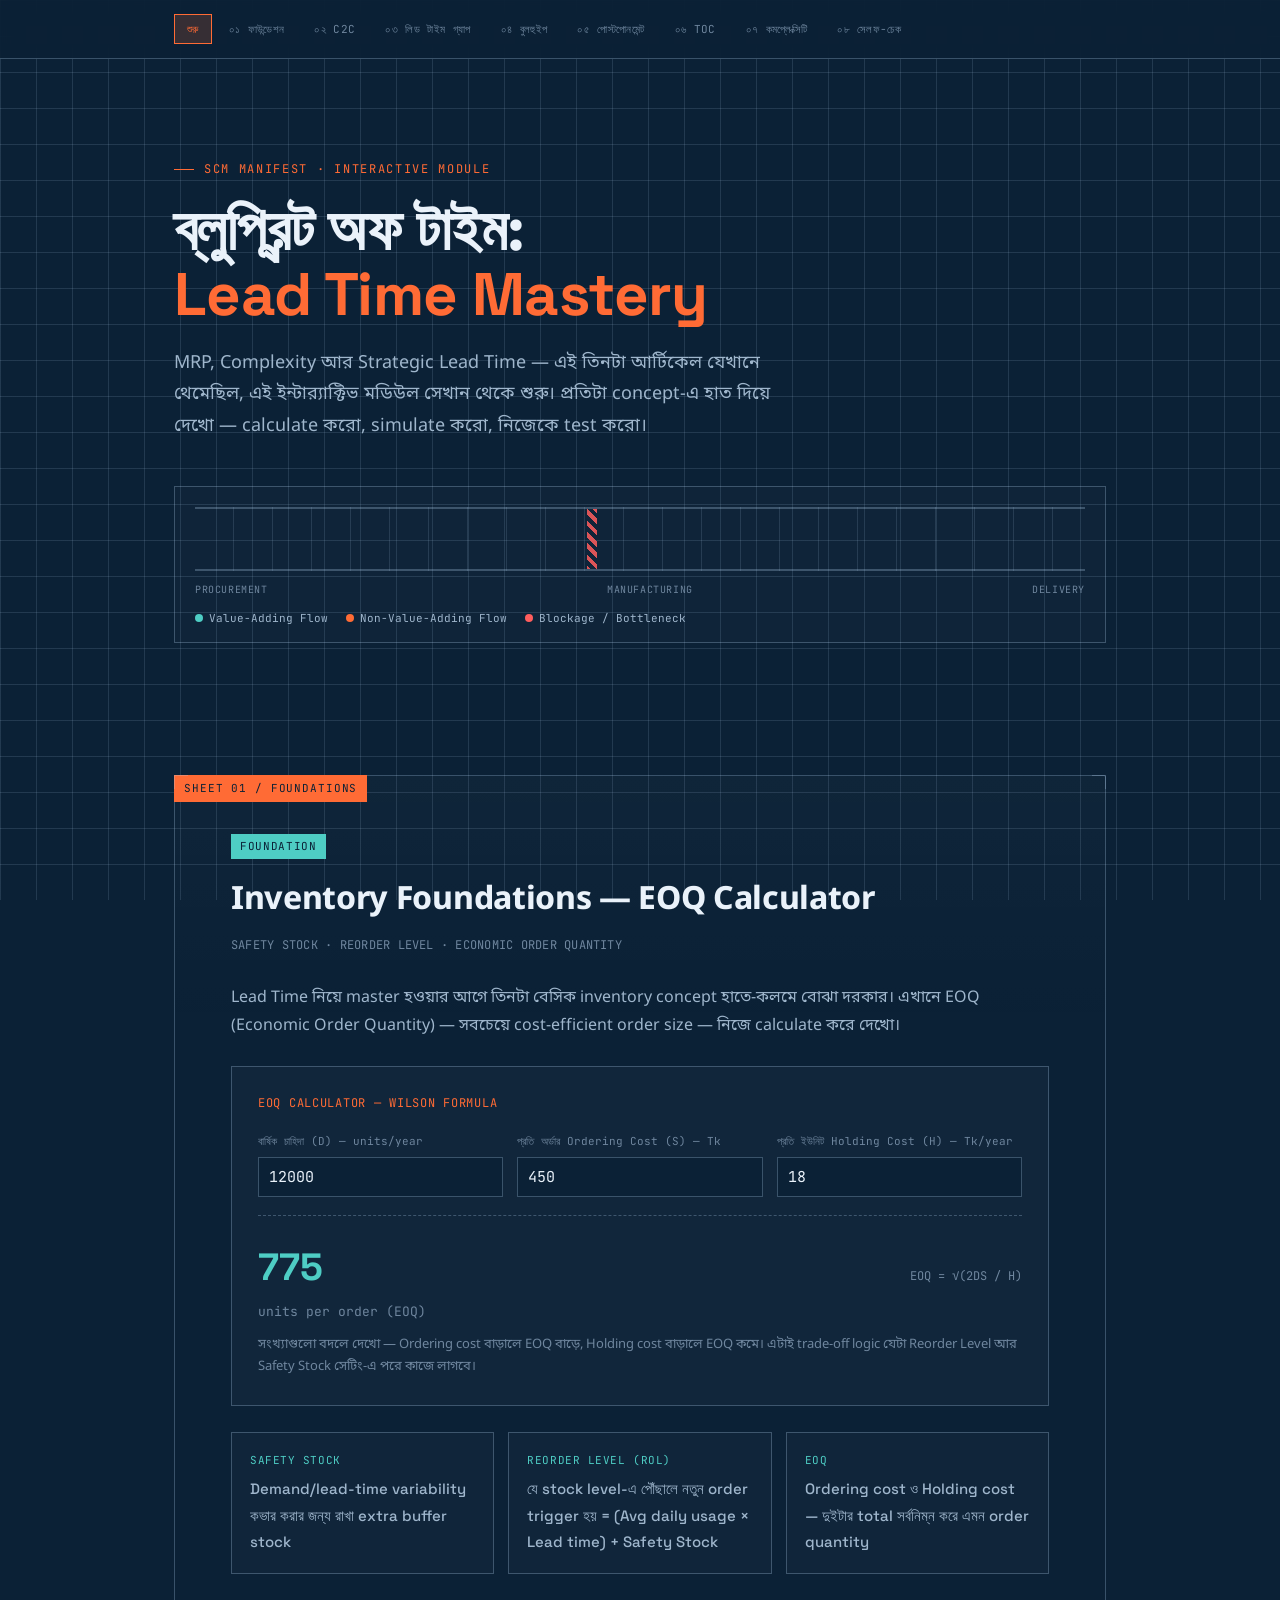
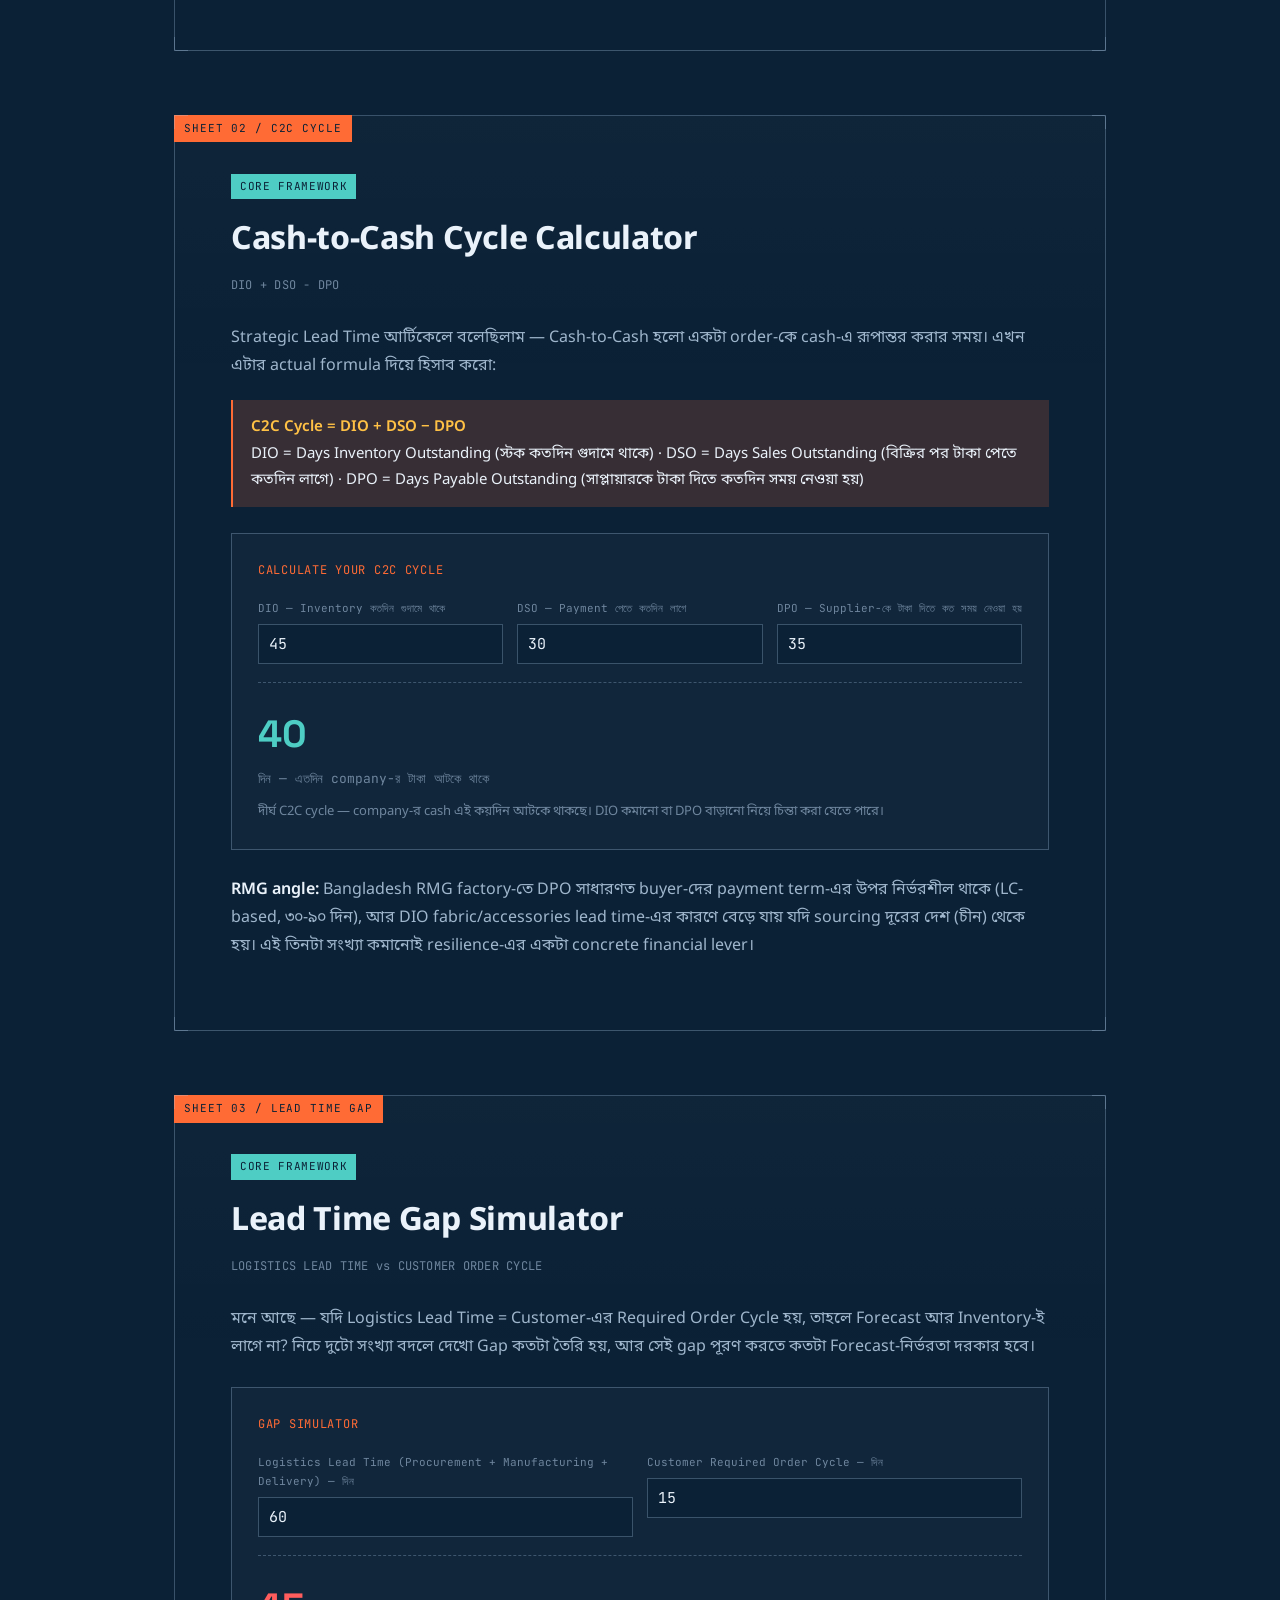
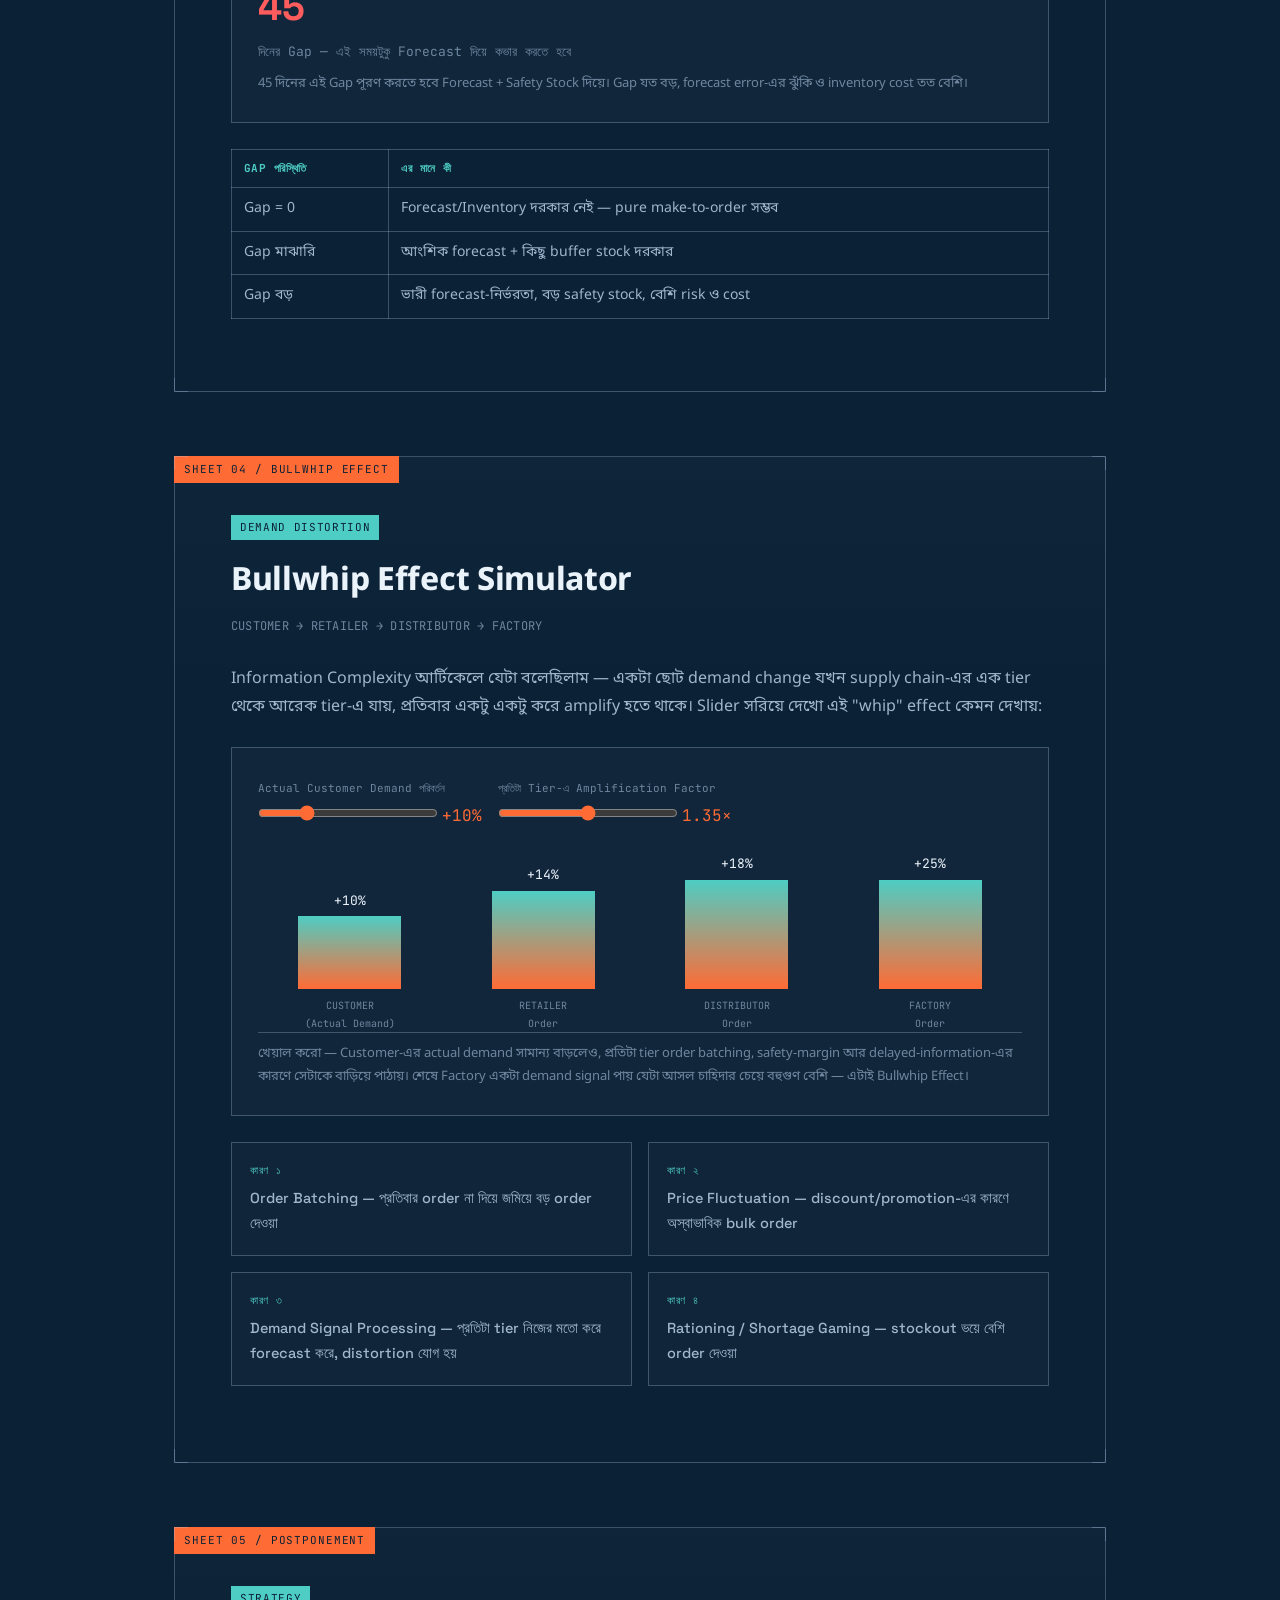
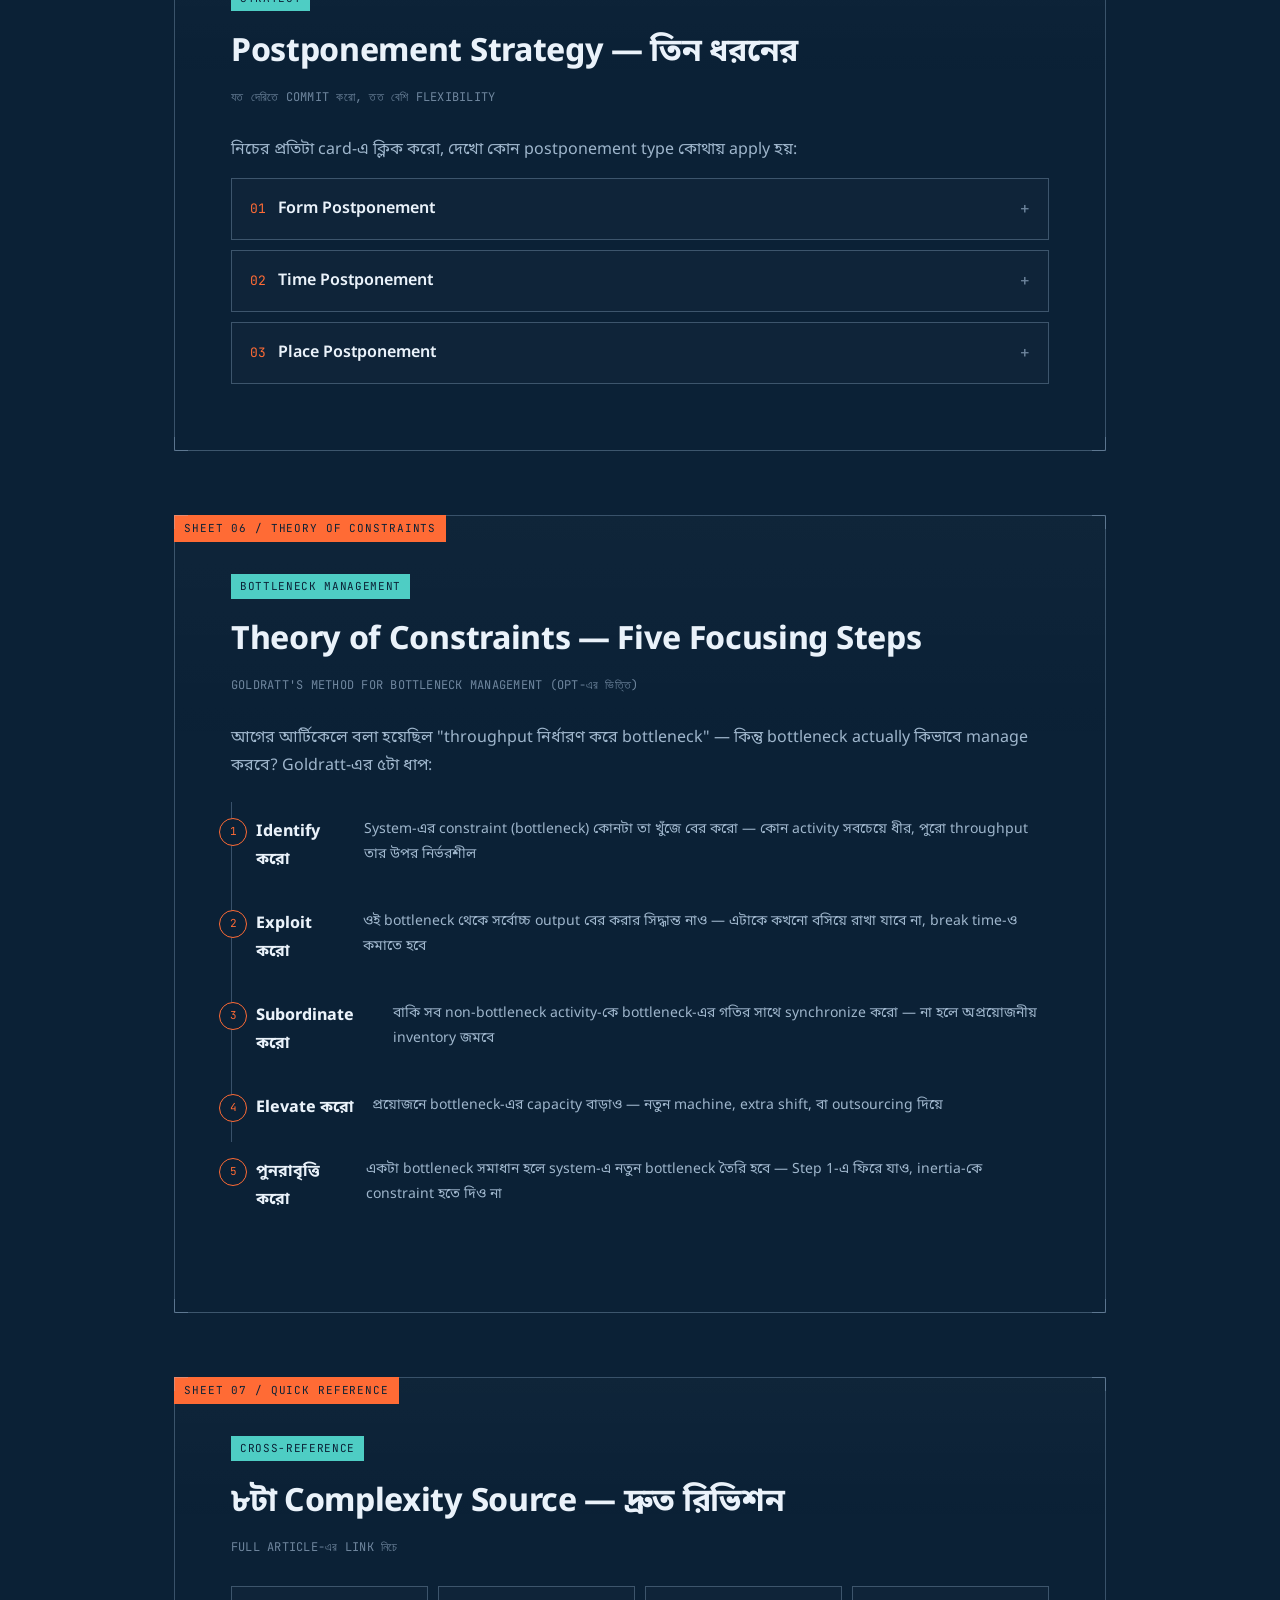
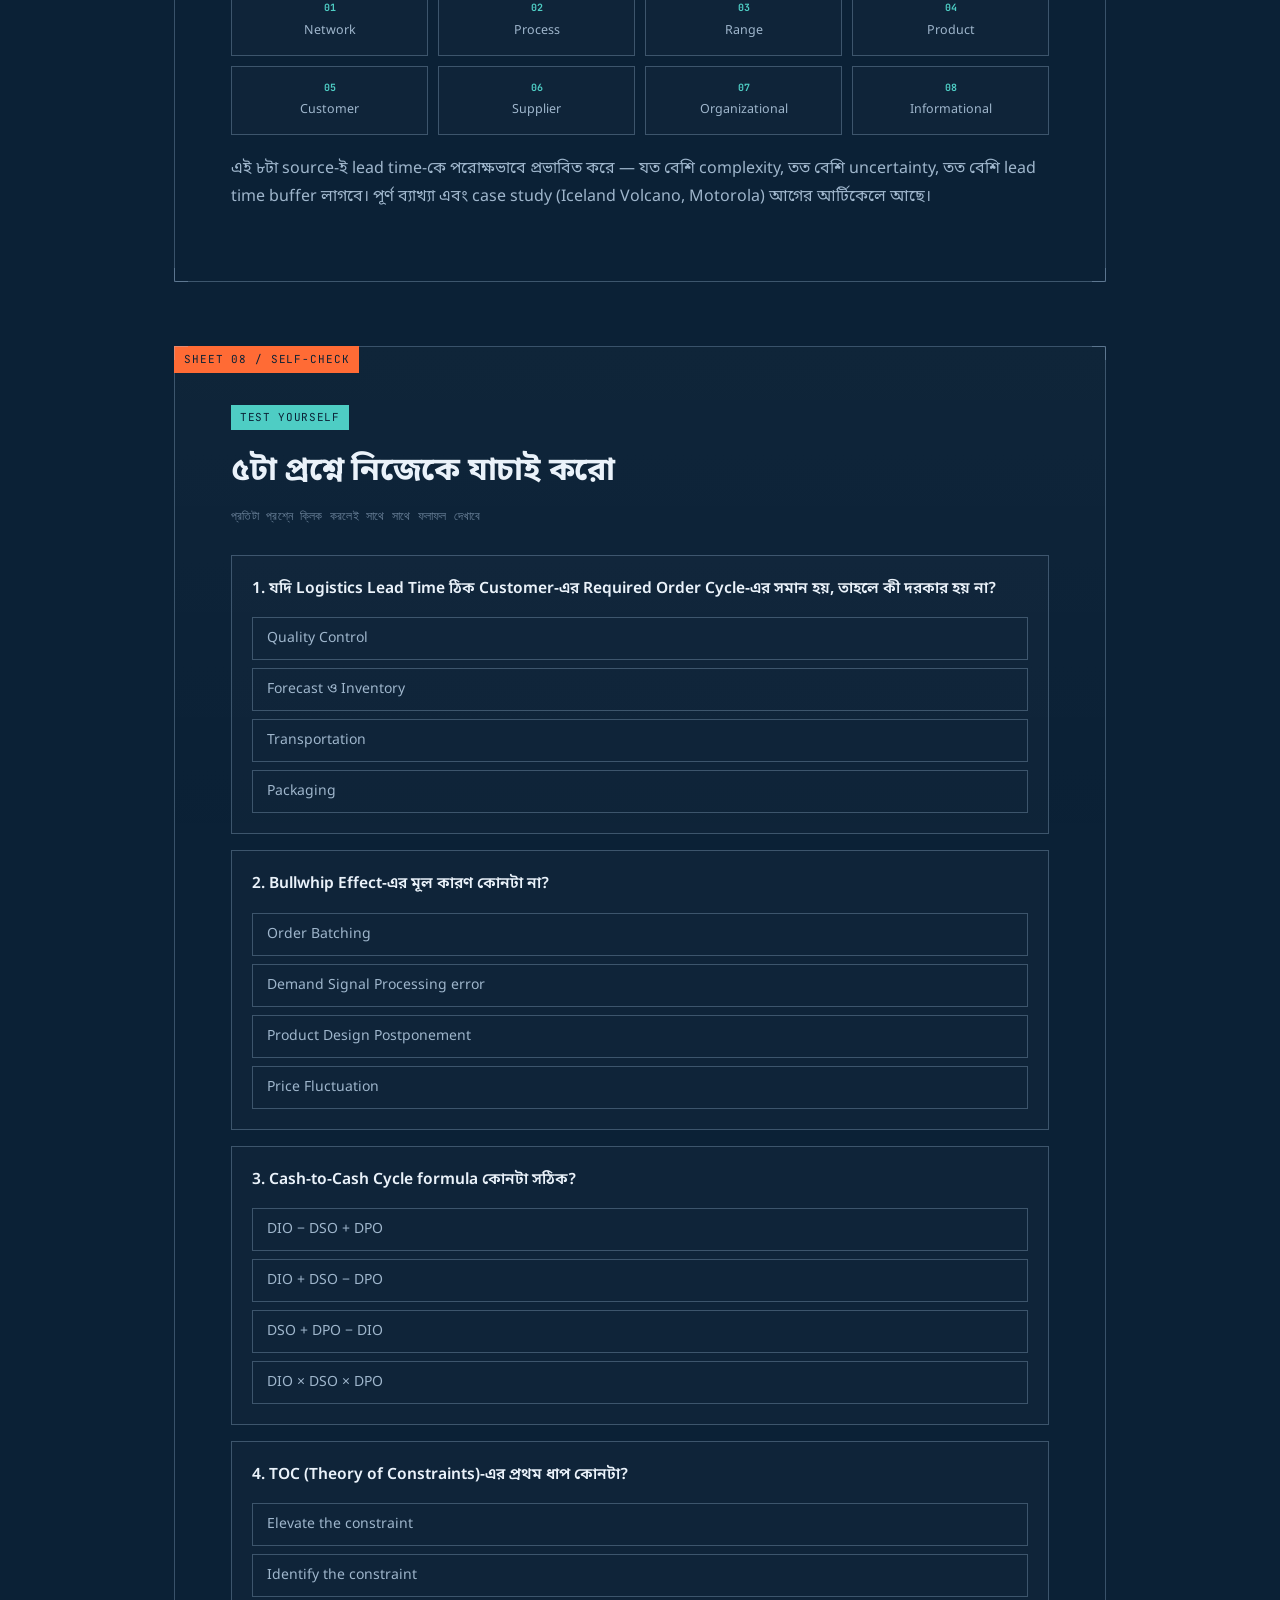
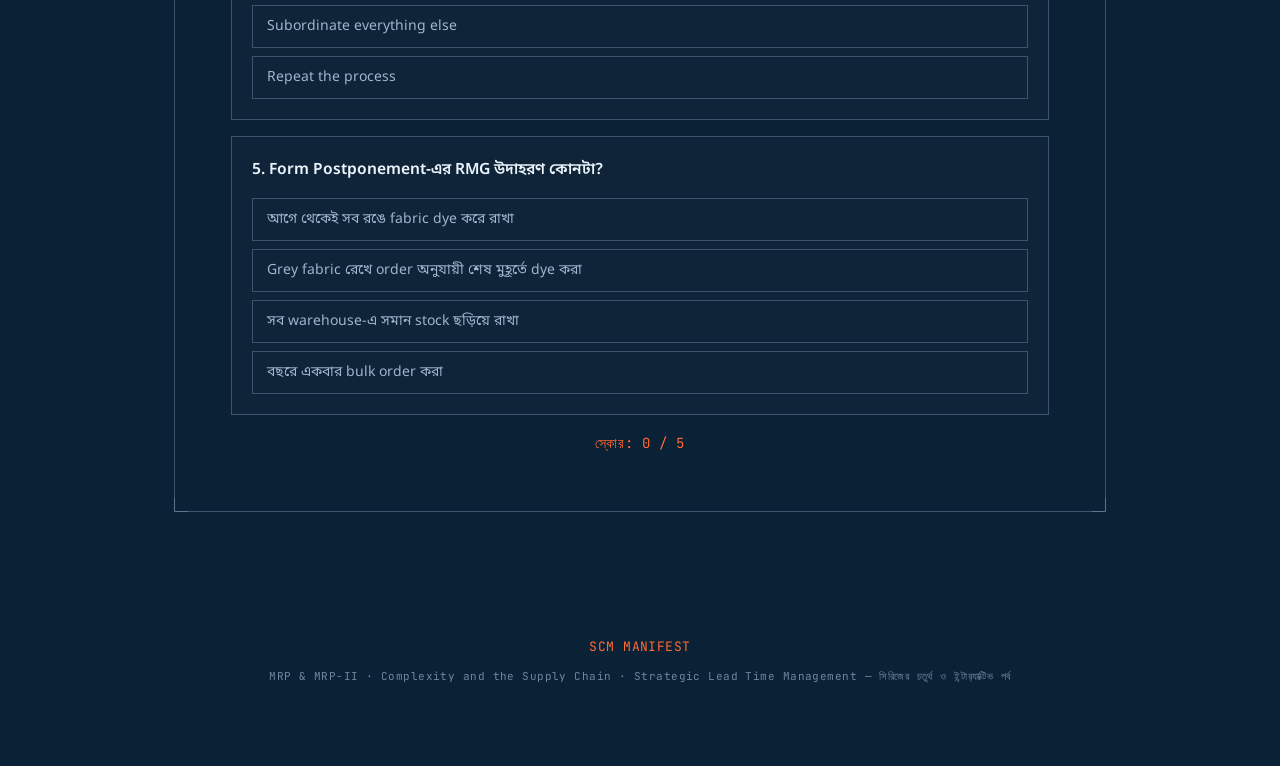
<file: lead-time-mastery.html>
<!DOCTYPE html>
<html lang="bn">
<head>
<meta charset="UTF-8">
<meta name="viewport" content="width=device-width, initial-scale=1.0">
<title>Lead Time Mastery — Blueprint of Time</title>
<link rel="preconnect" href="https://fonts.googleapis.com">
<link href="https://fonts.googleapis.com/css2?family=Noto+Sans+Bengali:wght@400;500;600;700;800&family=Space+Grotesk:wght@400;500;600;700&family=JetBrains+Mono:wght@400;500;600;700&display=swap" rel="stylesheet">
<style>
  :root{
    --blue-deep:#0B2136;
    --blue-mid:#123152;
    --blue-line:rgba(180,210,240,0.14);
    --blue-line-strong:rgba(180,210,240,0.28);
    --paper:#EAF2FA;
    --paper-dim:#9FB6CC;
    --paper-dim2:#6F869E;
    --orange:#FF6B35;
    --orange-dim:rgba(255,107,53,0.18);
    --teal:#4ECDC4;
    --teal-dim:rgba(78,205,196,0.16);
    --amber:#FFC145;
    --danger:#FF5D5D;
    --font-display:'Space Grotesk', sans-serif;
    --font-mono:'JetBrains Mono', monospace;
    --font-bn:'Noto Sans Bengali', sans-serif;
    --radius:2px;
  }
  *{box-sizing:border-box; margin:0; padding:0;}
  html{scroll-behavior:smooth;}
  body{
    background:var(--blue-deep);
    color:var(--paper);
    font-family:var(--font-bn);
    line-height:1.75;
    background-image:
      linear-gradient(var(--blue-line) 1px, transparent 1px),
      linear-gradient(90deg, var(--blue-line) 1px, transparent 1px);
    background-size:36px 36px;
    background-attachment:fixed;
  }
  @media (prefers-reduced-motion: reduce){
    *{animation-duration:0.01ms !important; transition-duration:0.01ms !important;}
  }

  /* ---------- Utility ---------- */
  .wrap{max-width:980px; margin:0 auto; padding:0 24px;}
  .eyebrow{
    font-family:var(--font-mono);
    font-size:12px;
    letter-spacing:0.14em;
    text-transform:uppercase;
    color:var(--orange);
    display:flex; align-items:center; gap:10px;
  }
  .eyebrow::before{content:''; width:20px; height:1px; background:var(--orange);}
  h1,h2,h3{font-family:var(--font-display); font-weight:700; letter-spacing:-0.01em;}
  .bn-head{font-family:var(--font-bn); font-weight:700;}

  /* ---------- Sheet frame (blueprint feel) ---------- */
  .sheet{
    border:1px solid var(--blue-line-strong);
    border-radius:var(--radius);
    background:linear-gradient(180deg, rgba(255,255,255,0.02), transparent 30%);
    position:relative;
    padding:56px;
    margin:64px 0;
  }
  .sheet::before{
    content:attr(data-sheet);
    position:absolute; top:-1px; left:-1px;
    font-family:var(--font-mono);
    font-size:11px;
    color:var(--blue-deep);
    background:var(--orange);
    padding:4px 10px;
    letter-spacing:0.08em;
  }
  .sheet-corner{
    position:absolute; width:14px; height:14px;
    border-color:var(--blue-line-strong); border-style:solid;
  }
  .sheet-corner.tl{top:-1px; left:-1px; border-width:1px 0 0 1px;}
  .sheet-corner.tr{top:-1px; right:-1px; border-width:1px 1px 0 0;}
  .sheet-corner.bl{bottom:-1px; left:-1px; border-width:0 0 1px 1px;}
  .sheet-corner.br{bottom:-1px; right:-1px; border-width:0 1px 1px 0;}

  @media (max-width:720px){ .sheet{padding:28px 20px;} }

  /* ---------- Nav ---------- */
  nav{
    position:sticky; top:0; z-index:50;
    background:rgba(11,33,54,0.92);
    backdrop-filter:blur(8px);
    border-bottom:1px solid var(--blue-line-strong);
  }
  .nav-inner{
    max-width:980px; margin:0 auto; padding:14px 24px;
    display:flex; gap:4px; overflow-x:auto;
    scrollbar-width:none;
  }
  .nav-inner::-webkit-scrollbar{display:none;}
  .nav-btn{
    font-family:var(--font-mono);
    font-size:11px;
    white-space:nowrap;
    color:var(--paper-dim2);
    background:transparent;
    border:1px solid transparent;
    padding:7px 12px;
    cursor:pointer;
    letter-spacing:0.03em;
    transition:all .2s ease;
  }
  .nav-btn:hover{color:var(--paper); border-color:var(--blue-line-strong);}
  .nav-btn.active{color:var(--orange); border-color:var(--orange); background:var(--orange-dim);}

  /* ---------- Hero ---------- */
  .hero{
    padding:100px 24px 60px;
    max-width:980px; margin:0 auto;
    text-align:left;
  }
  .hero h1{
    font-size:clamp(34px, 6vw, 60px);
    line-height:1.08;
    margin:18px 0 20px;
    color:var(--paper);
  }
  .hero h1 span{color:var(--orange);}
  .hero p.lead{
    font-family:var(--font-bn);
    font-size:18px;
    color:var(--paper-dim);
    max-width:640px;
  }

  /* Pipeline hero visual */
  .pipe-visual{
    margin:44px 0 8px;
    border:1px solid var(--blue-line-strong);
    padding:20px 20px 14px;
    position:relative;
    overflow:hidden;
    background:rgba(255,255,255,0.015);
  }
  .pipe-track{
    position:relative; height:64px;
    border-top:2px solid var(--blue-line-strong);
    border-bottom:2px solid var(--blue-line-strong);
    background:repeating-linear-gradient(90deg, transparent, transparent 38px, var(--blue-line) 38px, var(--blue-line) 39px);
    overflow:hidden;
  }
  .blockage{
    position:absolute; top:-2px; bottom:-2px; width:10px;
    background:repeating-linear-gradient(45deg, var(--danger), var(--danger) 4px, transparent 4px, transparent 8px);
    opacity:0.85;
  }
  .particle{
    position:absolute; top:50%; width:9px; height:9px; border-radius:50%;
    background:var(--teal);
    transform:translateY(-50%);
    animation:flow 6s linear infinite;
    box-shadow:0 0 8px var(--teal);
  }
  .particle.orange{background:var(--orange); box-shadow:0 0 8px var(--orange);}
  @keyframes flow{
    0%{left:-3%;}
    38%{left:44%;}
    50%{left:44%;}
    100%{left:103%;}
  }
  .pipe-labels{
    display:flex; justify-content:space-between;
    font-family:var(--font-mono); font-size:10px; color:var(--paper-dim2);
    letter-spacing:0.06em; margin-top:10px;
  }
  .pipe-legend{display:flex; gap:18px; margin-top:10px; font-family:var(--font-mono); font-size:11px; color:var(--paper-dim);}
  .dot{width:8px; height:8px; border-radius:50%; display:inline-block; margin-right:6px;}

  /* ---------- Section headings ---------- */
  .section-tag{
    display:inline-block; font-family:var(--font-mono); font-size:11px;
    color:var(--blue-deep); background:var(--teal); padding:3px 9px;
    letter-spacing:0.06em; margin-bottom:14px;
  }
  .sheet h2{font-size:clamp(24px,4vw,32px); margin-bottom:6px; color:var(--paper);}
  .sheet .sub{font-family:var(--font-mono); font-size:12px; color:var(--paper-dim2); margin-bottom:28px; letter-spacing:0.02em;}
  p{color:var(--paper-dim); margin-bottom:14px;}
  strong{color:var(--paper); font-weight:600;}
  .callout{
    border-left:2px solid var(--orange);
    background:var(--orange-dim);
    padding:14px 18px;
    margin:20px 0;
    font-size:15px;
  }
  .callout strong{color:var(--amber);}

  /* ---------- Cards / grid ---------- */
  .grid2{display:grid; grid-template-columns:1fr 1fr; gap:16px; margin:20px 0;}
  .grid3{display:grid; grid-template-columns:repeat(3,1fr); gap:14px; margin:20px 0;}
  @media (max-width:720px){ .grid2, .grid3{grid-template-columns:1fr;} }
  .card{
    border:1px solid var(--blue-line-strong);
    padding:18px;
    background:rgba(255,255,255,0.02);
  }
  .card .k{font-family:var(--font-mono); font-size:11px; color:var(--teal); letter-spacing:0.05em;}
  .card .v{font-family:var(--font-display); font-size:22px; font-weight:700; color:var(--paper); margin-top:6px;}

  /* ---------- Interactive: calculators ---------- */
  .calc{
    border:1px solid var(--blue-line-strong);
    background:rgba(255,255,255,0.025);
    padding:26px;
    margin:26px 0;
  }
  .calc-title{font-family:var(--font-mono); font-size:12px; color:var(--orange); letter-spacing:0.06em; margin-bottom:18px; text-transform:uppercase;}
  .calc-row{display:grid; grid-template-columns:repeat(3,1fr); gap:14px; margin-bottom:14px;}
  @media (max-width:640px){ .calc-row{grid-template-columns:1fr;} }
  .field label{display:block; font-family:var(--font-mono); font-size:11px; color:var(--paper-dim2); margin-bottom:6px;}
  .field input{
    width:100%; background:var(--blue-deep); border:1px solid var(--blue-line-strong);
    color:var(--paper); font-family:var(--font-mono); font-size:15px; padding:9px 10px;
  }
  .field input:focus{outline:2px solid var(--teal); outline-offset:1px;}
  .calc-output{
    margin-top:18px; padding-top:18px; border-top:1px dashed var(--blue-line-strong);
    display:flex; align-items:baseline; gap:14px; flex-wrap:wrap;
  }
  .calc-output .big{font-family:var(--font-display); font-size:38px; font-weight:700; color:var(--teal);}
  .calc-output .unit{font-family:var(--font-mono); font-size:13px; color:var(--paper-dim2);}
  .calc-note{font-family:var(--font-bn); font-size:13px; color:var(--paper-dim2); margin-top:10px;}

  /* ---------- Accordion ---------- */
  .accordion-item{border:1px solid var(--blue-line-strong); margin-bottom:10px; background:rgba(255,255,255,0.015);}
  .accordion-head{
    display:flex; justify-content:space-between; align-items:center;
    padding:16px 18px; cursor:pointer; user-select:none;
  }
  .accordion-head .num{font-family:var(--font-mono); color:var(--orange); margin-right:12px; font-size:13px;}
  .accordion-head h4{font-family:var(--font-bn); font-weight:600; font-size:16px; color:var(--paper); display:inline;}
  .accordion-head .chevron{font-family:var(--font-mono); color:var(--paper-dim2); transition:transform .2s ease;}
  .accordion-item.open .chevron{transform:rotate(45deg); color:var(--orange);}
  .accordion-body{max-height:0; overflow:hidden; transition:max-height .3s ease;}
  .accordion-item.open .accordion-body{max-height:600px;}
  .accordion-body-inner{padding:0 18px 18px 44px; color:var(--paper-dim); font-size:14.5px;}

  /* ---------- Bullwhip simulator ---------- */
  .bw-controls{display:flex; align-items:center; gap:16px; margin-bottom:22px; flex-wrap:wrap;}
  .bw-controls label{font-family:var(--font-mono); font-size:11px; color:var(--paper-dim2);}
  input[type=range]{accent-color:var(--orange); width:180px;}
  .bw-chart{display:flex; align-items:flex-end; gap:22px; height:180px; padding:0 6px; border-bottom:1px solid var(--blue-line-strong);}
  .bw-col{flex:1; display:flex; flex-direction:column; align-items:center; justify-content:flex-end; height:100%;}
  .bw-bar{width:60%; background:linear-gradient(180deg, var(--teal), var(--orange)); transition:height .4s ease; min-height:2px;}
  .bw-tier{font-family:var(--font-mono); font-size:10px; color:var(--paper-dim2); margin-top:8px; text-align:center;}
  .bw-val{font-family:var(--font-mono); font-size:13px; color:var(--paper); margin-bottom:4px;}

  /* ---------- Stepper (TOC) ---------- */
  .stepper{display:flex; flex-direction:column; gap:0; margin:22px 0;}
  .step{display:flex; gap:18px; padding:16px 0; border-left:1px solid var(--blue-line-strong); padding-left:24px; position:relative;}
  .step:last-child{border-left:1px solid transparent;}
  .step::before{
    content:attr(data-n); position:absolute; left:-13px; top:16px;
    width:26px; height:26px; border-radius:50%; background:var(--blue-deep);
    border:1px solid var(--orange); color:var(--orange);
    font-family:var(--font-mono); font-size:11px;
    display:flex; align-items:center; justify-content:center;
  }
  .step h4{font-family:var(--font-bn); font-size:16px; color:var(--paper); margin-bottom:4px;}
  .step p{font-size:14px; margin-bottom:0;}

  /* ---------- Complexity grid mini ---------- */
  .mini-grid{display:grid; grid-template-columns:repeat(4,1fr); gap:10px; margin:20px 0;}
  @media (max-width:720px){ .mini-grid{grid-template-columns:repeat(2,1fr);} }
  .mini-tag{
    border:1px solid var(--blue-line-strong); padding:12px 10px; font-size:12.5px;
    text-align:center; color:var(--paper-dim); background:rgba(255,255,255,0.015);
  }
  .mini-tag b{display:block; color:var(--teal); font-family:var(--font-mono); font-size:10px; margin-bottom:4px;}

  /* ---------- Quiz ---------- */
  .quiz-q{border:1px solid var(--blue-line-strong); padding:20px; margin-bottom:16px; background:rgba(255,255,255,0.015);}
  .quiz-q p.qtext{color:var(--paper); font-weight:600; margin-bottom:14px; font-size:15.5px;}
  .quiz-opts{display:flex; flex-direction:column; gap:8px;}
  .quiz-opt{
    text-align:left; padding:11px 14px; border:1px solid var(--blue-line-strong);
    background:transparent; color:var(--paper-dim); cursor:pointer; font-family:var(--font-bn); font-size:14px;
    transition:all .15s ease;
  }
  .quiz-opt:hover{border-color:var(--teal);}
  .quiz-opt.correct{border-color:var(--teal); background:var(--teal-dim); color:var(--paper);}
  .quiz-opt.wrong{border-color:var(--danger); background:rgba(255,93,93,0.12); color:var(--paper);}
  .quiz-feedback{margin-top:10px; font-size:13.5px; color:var(--paper-dim2); display:none;}
  .quiz-feedback.show{display:block;}
  .quiz-score{
    font-family:var(--font-mono); font-size:14px; color:var(--orange); text-align:center;
    margin-top:10px; letter-spacing:0.04em;
  }

  /* ---------- Footer ---------- */
  footer{
    text-align:center; padding:60px 24px 80px; color:var(--paper-dim2);
    font-family:var(--font-mono); font-size:11px; letter-spacing:0.04em;
  }
  footer .mark{color:var(--orange); font-size:13px; margin-bottom:8px; display:block;}

  table{width:100%; border-collapse:collapse; margin:16px 0;}
  th,td{border:1px solid var(--blue-line-strong); padding:9px 12px; text-align:left; font-size:14px; color:var(--paper-dim);}
  th{font-family:var(--font-mono); font-size:11px; color:var(--teal); text-transform:uppercase; letter-spacing:0.04em;}
</style>
</head>
<body>

<nav>
  <div class="nav-inner" id="navInner">
    <button class="nav-btn active" data-target="hero">শুরু</button>
    <button class="nav-btn" data-target="s1">০১ ফাউন্ডেশন</button>
    <button class="nav-btn" data-target="s2">০২ C2C</button>
    <button class="nav-btn" data-target="s3">০৩ লিড টাইম গ্যাপ</button>
    <button class="nav-btn" data-target="s4">০৪ বুলহুইপ</button>
    <button class="nav-btn" data-target="s5">০৫ পোস্টপোনমেন্ট</button>
    <button class="nav-btn" data-target="s6">০৬ TOC</button>
    <button class="nav-btn" data-target="s7">০৭ কমপ্লেক্সিটি</button>
    <button class="nav-btn" data-target="s8">০৮ সেলফ-চেক</button>
  </div>
</nav>

<section class="hero" id="hero">
  <span class="eyebrow">SCM MANIFEST · INTERACTIVE MODULE</span>
  <h1>ব্লুপ্রিন্ট অফ টাইম:<br><span>Lead Time Mastery</span></h1>
  <p class="lead">MRP, Complexity আর Strategic Lead Time — এই তিনটা আর্টিকেল যেখানে থেমেছিল, এই ইন্টার‌্যাক্টিভ মডিউল সেখান থেকে শুরু। প্রতিটা concept-এ হাত দিয়ে দেখো — calculate করো, simulate করো, নিজেকে test করো।</p>

  <div class="pipe-visual">
    <div class="pipe-track" id="pipeTrack">
      <div class="blockage" style="left:44%;" title="Blockage: Extended Set-up Time"></div>
    </div>
    <div class="pipe-labels">
      <span>PROCUREMENT</span><span>MANUFACTURING</span><span>DELIVERY</span>
    </div>
    <div class="pipe-legend">
      <span><span class="dot" style="background:var(--teal)"></span>Value-Adding Flow</span>
      <span><span class="dot" style="background:var(--orange)"></span>Non-Value-Adding Flow</span>
      <span><span class="dot" style="background:var(--danger)"></span>Blockage / Bottleneck</span>
    </div>
  </div>
</section>

<div class="wrap">

  <!-- SECTION 1: FOUNDATIONS -->
  <div class="sheet" id="s1" data-sheet="SHEET 01 / FOUNDATIONS">
    <div class="sheet-corner tl"></div><div class="sheet-corner tr"></div><div class="sheet-corner bl"></div><div class="sheet-corner br"></div>
    <span class="section-tag">FOUNDATION</span>
    <h2 class="bn-head">Inventory Foundations — EOQ Calculator</h2>
    <p class="sub">SAFETY STOCK · REORDER LEVEL · ECONOMIC ORDER QUANTITY</p>

    <p>Lead Time নিয়ে master হওয়ার আগে তিনটা বেসিক inventory concept হাতে-কলমে বোঝা দরকার। এখানে EOQ (Economic Order Quantity) — সবচেয়ে cost-efficient order size — নিজে calculate করে দেখো।</p>

    <div class="calc">
      <div class="calc-title">EOQ Calculator — Wilson Formula</div>
      <div class="calc-row">
        <div class="field">
          <label>বার্ষিক চাহিদা (D) — units/year</label>
          <input type="number" id="eoqD" value="12000">
        </div>
        <div class="field">
          <label>প্রতি অর্ডার Ordering Cost (S) — Tk</label>
          <input type="number" id="eoqS" value="450">
        </div>
        <div class="field">
          <label>প্রতি ইউনিট Holding Cost (H) — Tk/year</label>
          <input type="number" id="eoqH" value="18">
        </div>
      </div>
      <div class="calc-output">
        <div>
          <div class="big" id="eoqResult">0</div>
          <div class="unit">units per order (EOQ)</div>
        </div>
        <div style="margin-left:auto; text-align:right;">
          <div style="font-family:var(--font-mono); font-size:12px; color:var(--paper-dim2);">EOQ = √(2DS / H)</div>
        </div>
      </div>
      <div class="calc-note">সংখ্যাগুলো বদলে দেখো — Ordering cost বাড়ালে EOQ বাড়ে, Holding cost বাড়ালে EOQ কমে। এটাই trade-off logic যেটা Reorder Level আর Safety Stock সেটিং-এ পরে কাজে লাগবে।</div>
    </div>

    <div class="grid3">
      <div class="card"><div class="k">SAFETY STOCK</div><div class="v" style="font-size:15px; font-weight:500; color:var(--paper-dim);">Demand/lead-time variability কভার করার জন্য রাখা extra buffer stock</div></div>
      <div class="card"><div class="k">REORDER LEVEL (ROL)</div><div class="v" style="font-size:15px; font-weight:500; color:var(--paper-dim);">যে stock level-এ পৌঁছালে নতুন order trigger হয় = (Avg daily usage × Lead time) + Safety Stock</div></div>
      <div class="card"><div class="k">EOQ</div><div class="v" style="font-size:15px; font-weight:500; color:var(--paper-dim);">Ordering cost ও Holding cost — দুইটার total সর্বনিম্ন করে এমন order quantity</div></div>
    </div>
  </div>

  <!-- SECTION 2: CASH TO CASH -->
  <div class="sheet" id="s2" data-sheet="SHEET 02 / C2C CYCLE">
    <div class="sheet-corner tl"></div><div class="sheet-corner tr"></div><div class="sheet-corner bl"></div><div class="sheet-corner br"></div>
    <span class="section-tag">CORE FRAMEWORK</span>
    <h2 class="bn-head">Cash-to-Cash Cycle Calculator</h2>
    <p class="sub">DIO + DSO − DPO</p>

    <p>Strategic Lead Time আর্টিকেলে বলেছিলাম — Cash-to-Cash হলো একটা order-কে cash-এ রূপান্তর করার সময়। এখন এটার actual formula দিয়ে হিসাব করো:</p>

    <div class="callout"><strong>C2C Cycle = DIO + DSO − DPO</strong><br>
    DIO = Days Inventory Outstanding (স্টক কতদিন গুদামে থাকে) · DSO = Days Sales Outstanding (বিক্রির পর টাকা পেতে কতদিন লাগে) · DPO = Days Payable Outstanding (সাপ্লায়ারকে টাকা দিতে কতদিন সময় নেওয়া হয়)</div>

    <div class="calc">
      <div class="calc-title">Calculate Your C2C Cycle</div>
      <div class="calc-row">
        <div class="field">
          <label>DIO — Inventory কতদিন গুদামে থাকে</label>
          <input type="number" id="c2cDIO" value="45">
        </div>
        <div class="field">
          <label>DSO — Payment পেতে কতদিন লাগে</label>
          <input type="number" id="c2cDSO" value="30">
        </div>
        <div class="field">
          <label>DPO — Supplier-কে টাকা দিতে কত সময় নেওয়া হয়</label>
          <input type="number" id="c2cDPO" value="35">
        </div>
      </div>
      <div class="calc-output">
        <div>
          <div class="big" id="c2cResult">0</div>
          <div class="unit">দিন — এতদিন company-র টাকা আটকে থাকে</div>
        </div>
      </div>
      <div class="calc-note" id="c2cNote"></div>
    </div>

    <p><strong>RMG angle:</strong> Bangladesh RMG factory-তে DPO সাধারণত buyer-দের payment term-এর উপর নির্ভরশীল থাকে (LC-based, ৩০-৯০ দিন), আর DIO fabric/accessories lead time-এর কারণে বেড়ে যায় যদি sourcing দূরের দেশ (চীন) থেকে হয়। এই তিনটা সংখ্যা কমানোই resilience-এর একটা concrete financial lever।</p>
  </div>

  <!-- SECTION 3: LEAD TIME GAP -->
  <div class="sheet" id="s3" data-sheet="SHEET 03 / LEAD TIME GAP">
    <div class="sheet-corner tl"></div><div class="sheet-corner tr"></div><div class="sheet-corner bl"></div><div class="sheet-corner br"></div>
    <span class="section-tag">CORE FRAMEWORK</span>
    <h2 class="bn-head">Lead Time Gap Simulator</h2>
    <p class="sub">LOGISTICS LEAD TIME vs CUSTOMER ORDER CYCLE</p>

    <p>মনে আছে — যদি Logistics Lead Time = Customer-এর Required Order Cycle হয়, তাহলে Forecast আর Inventory-ই লাগে না? নিচে দুটো সংখ্যা বদলে দেখো Gap কতটা তৈরি হয়, আর সেই gap পূরণ করতে কতটা Forecast-নির্ভরতা দরকার হবে।</p>

    <div class="calc">
      <div class="calc-title">Gap Simulator</div>
      <div class="calc-row" style="grid-template-columns:1fr 1fr;">
        <div class="field">
          <label>Logistics Lead Time (Procurement + Manufacturing + Delivery) — দিন</label>
          <input type="number" id="gapLLT" value="60">
        </div>
        <div class="field">
          <label>Customer Required Order Cycle — দিন</label>
          <input type="number" id="gapCOC" value="15">
        </div>
      </div>
      <div class="calc-output">
        <div>
          <div class="big" id="gapResult" style="color:var(--danger);">0</div>
          <div class="unit">দিনের Gap — এই সময়টুকু Forecast দিয়ে কভার করতে হবে</div>
        </div>
      </div>
      <div class="calc-note" id="gapNote"></div>
    </div>

    <table>
      <tr><th>Gap পরিস্থিতি</th><th>এর মানে কী</th></tr>
      <tr><td>Gap = 0</td><td>Forecast/Inventory দরকার নেই — pure make-to-order সম্ভব</td></tr>
      <tr><td>Gap মাঝারি</td><td>আংশিক forecast + কিছু buffer stock দরকার</td></tr>
      <tr><td>Gap বড়</td><td>ভারী forecast-নির্ভরতা, বড় safety stock, বেশি risk ও cost</td></tr>
    </table>
  </div>

  <!-- SECTION 4: BULLWHIP -->
  <div class="sheet" id="s4" data-sheet="SHEET 04 / BULLWHIP EFFECT">
    <div class="sheet-corner tl"></div><div class="sheet-corner tr"></div><div class="sheet-corner bl"></div><div class="sheet-corner br"></div>
    <span class="section-tag">DEMAND DISTORTION</span>
    <h2 class="bn-head">Bullwhip Effect Simulator</h2>
    <p class="sub">CUSTOMER → RETAILER → DISTRIBUTOR → FACTORY</p>

    <p>Information Complexity আর্টিকেলে যেটা বলেছিলাম — একটা ছোট demand change যখন supply chain-এর এক tier থেকে আরেক tier-এ যায়, প্রতিবার একটু একটু করে amplify হতে থাকে। Slider সরিয়ে দেখো এই "whip" effect কেমন দেখায়:</p>

    <div class="calc">
      <div class="bw-controls">
        <div>
          <label>Actual Customer Demand পরিবর্তন</label><br>
          <input type="range" id="bwInput" min="0" max="40" value="10">
          <span id="bwInputVal" style="font-family:var(--font-mono); color:var(--orange);">+10%</span>
        </div>
        <div>
          <label>প্রতিটা Tier-এ Amplification Factor</label><br>
          <input type="range" id="bwAmp" min="10" max="60" value="35">
          <span id="bwAmpVal" style="font-family:var(--font-mono); color:var(--orange);">1.35×</span>
        </div>
      </div>
      <div class="bw-chart" id="bwChart">
        <div class="bw-col"><div class="bw-val" id="bwV0">0%</div><div class="bw-bar" id="bwB0"></div><div class="bw-tier">CUSTOMER<br>(Actual Demand)</div></div>
        <div class="bw-col"><div class="bw-val" id="bwV1">0%</div><div class="bw-bar" id="bwB1"></div><div class="bw-tier">RETAILER<br>Order</div></div>
        <div class="bw-col"><div class="bw-val" id="bwV2">0%</div><div class="bw-bar" id="bwB2"></div><div class="bw-tier">DISTRIBUTOR<br>Order</div></div>
        <div class="bw-col"><div class="bw-val" id="bwV3">0%</div><div class="bw-bar" id="bwB3"></div><div class="bw-tier">FACTORY<br>Order</div></div>
      </div>
      <div class="calc-note">খেয়াল করো — Customer-এর actual demand সামান্য বাড়লেও, প্রতিটা tier order batching, safety-margin আর delayed-information-এর কারণে সেটাকে বাড়িয়ে পাঠায়। শেষে Factory একটা demand signal পায় যেটা আসল চাহিদার চেয়ে বহুগুণ বেশি — এটাই Bullwhip Effect।</div>
    </div>

    <div class="grid2">
      <div class="card"><div class="k">কারণ ১</div><div class="v" style="font-size:14.5px; font-weight:500; color:var(--paper-dim);">Order Batching — প্রতিবার order না দিয়ে জমিয়ে বড় order দেওয়া</div></div>
      <div class="card"><div class="k">কারণ ২</div><div class="v" style="font-size:14.5px; font-weight:500; color:var(--paper-dim);">Price Fluctuation — discount/promotion-এর কারণে অস্বাভাবিক bulk order</div></div>
      <div class="card"><div class="k">কারণ ৩</div><div class="v" style="font-size:14.5px; font-weight:500; color:var(--paper-dim);">Demand Signal Processing — প্রতিটা tier নিজের মতো করে forecast করে, distortion যোগ হয়</div></div>
      <div class="card"><div class="k">কারণ ৪</div><div class="v" style="font-size:14.5px; font-weight:500; color:var(--paper-dim);">Rationing / Shortage Gaming — stockout ভয়ে বেশি order দেওয়া</div></div>
    </div>
  </div>

  <!-- SECTION 5: POSTPONEMENT -->
  <div class="sheet" id="s5" data-sheet="SHEET 05 / POSTPONEMENT">
    <div class="sheet-corner tl"></div><div class="sheet-corner tr"></div><div class="sheet-corner bl"></div><div class="sheet-corner br"></div>
    <span class="section-tag">STRATEGY</span>
    <h2 class="bn-head">Postponement Strategy — তিন ধরনের</h2>
    <p class="sub">যত দেরিতে COMMIT করো, তত বেশি FLEXIBILITY</p>

    <p>নিচের প্রতিটা card-এ ক্লিক করো, দেখো কোন postponement type কোথায় apply হয়:</p>

    <div class="accordion" id="postponeAccordion">
      <div class="accordion-item">
        <div class="accordion-head"><div><span class="num">01</span><h4>Form Postponement</h4></div><span class="chevron">+</span></div>
        <div class="accordion-body"><div class="accordion-body-inner">
          Product-কে generic/semi-finished অবস্থায় রাখা, শেষ মুহূর্তে নির্দিষ্ট variant-এ রূপান্তর করা। <strong>উদাহরণ:</strong> Paint কোম্পানি সাদা base রেখে দোকানে গিয়ে color mix করে দেয়। RMG-তে: fabric grey state-এ রেখে order অনুযায়ী শেষ মুহূর্তে dye/print করা।
        </div></div>
      </div>
      <div class="accordion-item">
        <div class="accordion-head"><div><span class="num">02</span><h4>Time Postponement</h4></div><span class="chevron">+</span></div>
        <div class="accordion-body"><div class="accordion-body-inner">
          Product তৈরি হয়ে যায়, কিন্তু distribution/movement দেরি করা হয় actual order confirm না হওয়া পর্যন্ত — যাতে central warehouse-এ stock রেখে দ্রুত regional demand অনুযায়ী পাঠানো যায়, আগে থেকে প্রতিটা region-এ push না করে।
        </div></div>
      </div>
      <div class="accordion-item">
        <div class="accordion-head"><div><span class="num">03</span><h4>Place Postponement</h4></div><span class="chevron">+</span></div>
        <div class="accordion-body"><div class="accordion-body-inner">
          Central location-এ inventory রাখা, এবং actual demand জানার পর সেটা final destination-এ পাঠানো — অনেকগুলো ছোট regional warehouse-এ আগে থেকে ছড়িয়ে না রেখে। এতে total safety stock কম রাখা যায় (risk pooling)।
        </div></div>
      </div>
    </div>
  </div>

  <!-- SECTION 6: TOC -->
  <div class="sheet" id="s6" data-sheet="SHEET 06 / THEORY OF CONSTRAINTS">
    <div class="sheet-corner tl"></div><div class="sheet-corner tr"></div><div class="sheet-corner bl"></div><div class="sheet-corner br"></div>
    <span class="section-tag">BOTTLENECK MANAGEMENT</span>
    <h2 class="bn-head">Theory of Constraints — Five Focusing Steps</h2>
    <p class="sub">GOLDRATT'S METHOD FOR BOTTLENECK MANAGEMENT (OPT-এর ভিত্তি)</p>

    <p>আগের আর্টিকেলে বলা হয়েছিল "throughput নির্ধারণ করে bottleneck" — কিন্তু bottleneck actually কিভাবে manage করবে? Goldratt-এর ৫টা ধাপ:</p>

    <div class="stepper">
      <div class="step" data-n="1"><h4>Identify করো</h4><p>System-এর constraint (bottleneck) কোনটা তা খুঁজে বের করো — কোন activity সবচেয়ে ধীর, পুরো throughput তার উপর নির্ভরশীল</p></div>
      <div class="step" data-n="2"><h4>Exploit করো</h4><p>ওই bottleneck থেকে সর্বোচ্চ output বের করার সিদ্ধান্ত নাও — এটাকে কখনো বসিয়ে রাখা যাবে না, break time-ও কমাতে হবে</p></div>
      <div class="step" data-n="3"><h4>Subordinate করো</h4><p>বাকি সব non-bottleneck activity-কে bottleneck-এর গতির সাথে synchronize করো — না হলে অপ্রয়োজনীয় inventory জমবে</p></div>
      <div class="step" data-n="4"><h4>Elevate করো</h4><p>প্রয়োজনে bottleneck-এর capacity বাড়াও — নতুন machine, extra shift, বা outsourcing দিয়ে</p></div>
      <div class="step" data-n="5"><h4>পুনরাবৃত্তি করো</h4><p>একটা bottleneck সমাধান হলে system-এ নতুন bottleneck তৈরি হবে — Step 1-এ ফিরে যাও, inertia-কে constraint হতে দিও না</p></div>
    </div>
  </div>

  <!-- SECTION 7: COMPLEXITY QUICK REF -->
  <div class="sheet" id="s7" data-sheet="SHEET 07 / QUICK REFERENCE">
    <div class="sheet-corner tl"></div><div class="sheet-corner tr"></div><div class="sheet-corner bl"></div><div class="sheet-corner br"></div>
    <span class="section-tag">CROSS-REFERENCE</span>
    <h2 class="bn-head">৮টা Complexity Source — দ্রুত রিভিশন</h2>
    <p class="sub">FULL ARTICLE-এর LINK নিচে</p>

    <div class="mini-grid">
      <div class="mini-tag"><b>01</b>Network</div>
      <div class="mini-tag"><b>02</b>Process</div>
      <div class="mini-tag"><b>03</b>Range</div>
      <div class="mini-tag"><b>04</b>Product</div>
      <div class="mini-tag"><b>05</b>Customer</div>
      <div class="mini-tag"><b>06</b>Supplier</div>
      <div class="mini-tag"><b>07</b>Organizational</div>
      <div class="mini-tag"><b>08</b>Informational</div>
    </div>
    <p>এই ৮টা source-ই lead time-কে পরোক্ষভাবে প্রভাবিত করে — যত বেশি complexity, তত বেশি uncertainty, তত বেশি lead time buffer লাগবে। পূর্ণ ব্যাখ্যা এবং case study (Iceland Volcano, Motorola) আগের আর্টিকেলে আছে।</p>
  </div>

  <!-- SECTION 8: SELF CHECK QUIZ -->
  <div class="sheet" id="s8" data-sheet="SHEET 08 / SELF-CHECK">
    <div class="sheet-corner tl"></div><div class="sheet-corner tr"></div><div class="sheet-corner bl"></div><div class="sheet-corner br"></div>
    <span class="section-tag">TEST YOURSELF</span>
    <h2 class="bn-head">৫টা প্রশ্নে নিজেকে যাচাই করো</h2>
    <p class="sub">প্রতিটা প্রশ্নে ক্লিক করলেই সাথে সাথে ফলাফল দেখাবে</p>

    <div id="quizContainer"></div>
    <div class="quiz-score" id="quizScore">স্কোর: 0 / 5</div>
  </div>

</div>

<footer>
  <span class="mark">SCM MANIFEST</span>
  MRP & MRP-II · Complexity and the Supply Chain · Strategic Lead Time Management — সিরিজের চতুর্থ ও ইন্টার‌্যাক্টিভ পর্ব
</footer>

<script>
  // ---- Nav scroll spy + click ----
  const navBtns = document.querySelectorAll('.nav-btn');
  const sections = ['hero','s1','s2','s3','s4','s5','s6','s7','s8'].map(id=>document.getElementById(id));
  navBtns.forEach(btn=>{
    btn.addEventListener('click', ()=>{
      document.getElementById(btn.dataset.target).scrollIntoView({behavior:'smooth', block:'start'});
    });
  });
  const io = new IntersectionObserver((entries)=>{
    entries.forEach(e=>{
      if(e.isIntersecting){
        navBtns.forEach(b=>b.classList.remove('active'));
        const match = document.querySelector(`.nav-btn[data-target="${e.target.id}"]`);
        if(match) match.classList.add('active');
      }
    });
  }, {rootMargin:'-40% 0px -50% 0px'});
  sections.forEach(s=>io.observe(s));

  // ---- EOQ calculator ----
  function calcEOQ(){
    const D = parseFloat(document.getElementById('eoqD').value)||0;
    const S = parseFloat(document.getElementById('eoqS').value)||0;
    const H = parseFloat(document.getElementById('eoqH').value)||1;
    const eoq = Math.sqrt((2*D*S)/H);
    document.getElementById('eoqResult').textContent = Math.round(eoq).toLocaleString('en-US');
  }
  ['eoqD','eoqS','eoqH'].forEach(id=>document.getElementById(id).addEventListener('input', calcEOQ));
  calcEOQ();

  // ---- Cash to Cash ----
  function calcC2C(){
    const dio = parseFloat(document.getElementById('c2cDIO').value)||0;
    const dso = parseFloat(document.getElementById('c2cDSO').value)||0;
    const dpo = parseFloat(document.getElementById('c2cDPO').value)||0;
    const c2c = dio + dso - dpo;
    document.getElementById('c2cResult').textContent = c2c;
    const note = document.getElementById('c2cNote');
    if(c2c <= 0){
      note.textContent = 'চমৎকার — এই company সাপ্লায়ারের টাকায় ব্যবসা চালাচ্ছে (negative/zero C2C), cash flow পজিশন শক্তিশালী।';
    } else if(c2c < 30){
      note.textContent = 'ভালো পজিশন — cash আটকে থাকার সময় তুলনামূলক কম।';
    } else {
      note.textContent = 'দীর্ঘ C2C cycle — company-র cash এই কয়দিন আটকে থাকছে। DIO কমানো বা DPO বাড়ানো নিয়ে চিন্তা করা যেতে পারে।';
    }
  }
  ['c2cDIO','c2cDSO','c2cDPO'].forEach(id=>document.getElementById(id).addEventListener('input', calcC2C));
  calcC2C();

  // ---- Lead Time Gap ----
  function calcGap(){
    const llt = parseFloat(document.getElementById('gapLLT').value)||0;
    const coc = parseFloat(document.getElementById('gapCOC').value)||0;
    const gap = llt - coc;
    const resultEl = document.getElementById('gapResult');
    const note = document.getElementById('gapNote');
    if(gap <= 0){
      resultEl.textContent = '0';
      resultEl.style.color = 'var(--teal)';
      note.textContent = 'Gap নেই বা negative — মানে Logistics Lead Time customer-এর acceptable wait time-এর মধ্যেই। Forecast/Inventory ছাড়াই make-to-order সম্ভব!';
    } else {
      resultEl.textContent = gap;
      resultEl.style.color = 'var(--danger)';
      note.textContent = `${gap} দিনের এই Gap পূরণ করতে হবে Forecast + Safety Stock দিয়ে। Gap যত বড়, forecast error-এর ঝুঁকি ও inventory cost তত বেশি।`;
    }
  }
  ['gapLLT','gapCOC'].forEach(id=>document.getElementById(id).addEventListener('input', calcGap));
  calcGap();

  // ---- Bullwhip simulator ----
  function calcBullwhip(){
    const input = parseFloat(document.getElementById('bwInput').value);
    const amp = parseFloat(document.getElementById('bwAmp').value)/100 + 1;
    document.getElementById('bwInputVal').textContent = '+'+input+'%';
    document.getElementById('bwAmpVal').textContent = amp.toFixed(2)+'×';

    let vals = [input];
    for(let i=0;i<3;i++){
      vals.push(vals[vals.length-1]*amp);
    }
    const maxVal = Math.max(...vals, 1);
    vals.forEach((v,i)=>{
      document.getElementById('bwV'+i).textContent = '+'+Math.round(v)+'%';
      const heightPct = Math.min((v/maxVal)*100, 100);
      document.getElementById('bwB'+i).style.height = Math.max(heightPct,3)+'%';
    });
  }
  document.getElementById('bwInput').addEventListener('input', calcBullwhip);
  document.getElementById('bwAmp').addEventListener('input', calcBullwhip);
  calcBullwhip();

  // ---- Accordion ----
  document.querySelectorAll('.accordion-head').forEach(head=>{
    head.addEventListener('click', ()=>{
      head.parentElement.classList.toggle('open');
    });
  });

  // ---- Quiz ----
  const quizData = [
    {
      q: "যদি Logistics Lead Time ঠিক Customer-এর Required Order Cycle-এর সমান হয়, তাহলে কী দরকার হয় না?",
      opts: ["Quality Control", "Forecast ও Inventory", "Transportation", "Packaging"],
      correct: 1,
      explain: "Lead Time Gap শূন্য হলে make-to-order সম্ভব — forecast বা inventory-র প্রয়োজন থাকে না।"
    },
    {
      q: "Bullwhip Effect-এর মূল কারণ কোনটা না?",
      opts: ["Order Batching", "Demand Signal Processing error", "Product Design Postponement", "Price Fluctuation"],
      correct: 2,
      explain: "Postponement আসলে Bullwhip কমাতে সাহায্য করে, এটা কারণ না — বরং সমাধান।"
    },
    {
      q: "Cash-to-Cash Cycle formula কোনটা সঠিক?",
      opts: ["DIO − DSO + DPO", "DIO + DSO − DPO", "DSO + DPO − DIO", "DIO × DSO × DPO"],
      correct: 1,
      explain: "C2C = DIO + DSO − DPO — কম হলে ভালো, negative হলে best (supplier-এর টাকায় ব্যবসা চলছে)।"
    },
    {
      q: "TOC (Theory of Constraints)-এর প্রথম ধাপ কোনটা?",
      opts: ["Elevate the constraint", "Identify the constraint", "Subordinate everything else", "Repeat the process"],
      correct: 1,
      explain: "প্রথমে constraint/bottleneck identify করতে হয়, তারপর exploit, subordinate, elevate, repeat।"
    },
    {
      q: "Form Postponement-এর RMG উদাহরণ কোনটা?",
      opts: ["আগে থেকেই সব রঙে fabric dye করে রাখা", "Grey fabric রেখে order অনুযায়ী শেষ মুহূর্তে dye করা", "সব warehouse-এ সমান stock ছড়িয়ে রাখা", "বছরে একবার bulk order করা"],
      correct: 1,
      explain: "Form Postponement মানে product-কে generic রেখে শেষ মুহূর্তে নির্দিষ্ট form-এ কনভার্ট করা — grey fabric রেখে দেরিতে dye করাটাই সেই উদাহরণ।"
    }
  ];

  let score = 0;
  let answered = new Set();
  const quizContainer = document.getElementById('quizContainer');

  quizData.forEach((item, qIdx)=>{
    const qDiv = document.createElement('div');
    qDiv.className = 'quiz-q';
    qDiv.innerHTML = `
      <p class="qtext">${qIdx+1}. ${item.q}</p>
      <div class="quiz-opts">
        ${item.opts.map((opt,oIdx)=>`<button class="quiz-opt" data-q="${qIdx}" data-o="${oIdx}">${opt}</button>`).join('')}
      </div>
      <div class="quiz-feedback" id="fb-${qIdx}"></div>
    `;
    quizContainer.appendChild(qDiv);
  });

  quizContainer.addEventListener('click', (e)=>{
    if(!e.target.classList.contains('quiz-opt')) return;
    const qIdx = parseInt(e.target.dataset.q);
    if(answered.has(qIdx)) return;
    answered.add(qIdx);

    const oIdx = parseInt(e.target.dataset.o);
    const item = quizData[qIdx];
    const allOpts = document.querySelectorAll(`.quiz-opt[data-q="${qIdx}"]`);
    allOpts.forEach(opt=>{
      const optIdx = parseInt(opt.dataset.o);
      if(optIdx === item.correct) opt.classList.add('correct');
      else if(optIdx === oIdx) opt.classList.add('wrong');
    });
    if(oIdx === item.correct) score++;

    const fb = document.getElementById(`fb-${qIdx}`);
    fb.textContent = item.explain;
    fb.classList.add('show');

    document.getElementById('quizScore').textContent = `স্কোর: ${score} / ${quizData.length}`;
  });
</script>

</body>
</html>
</file>
